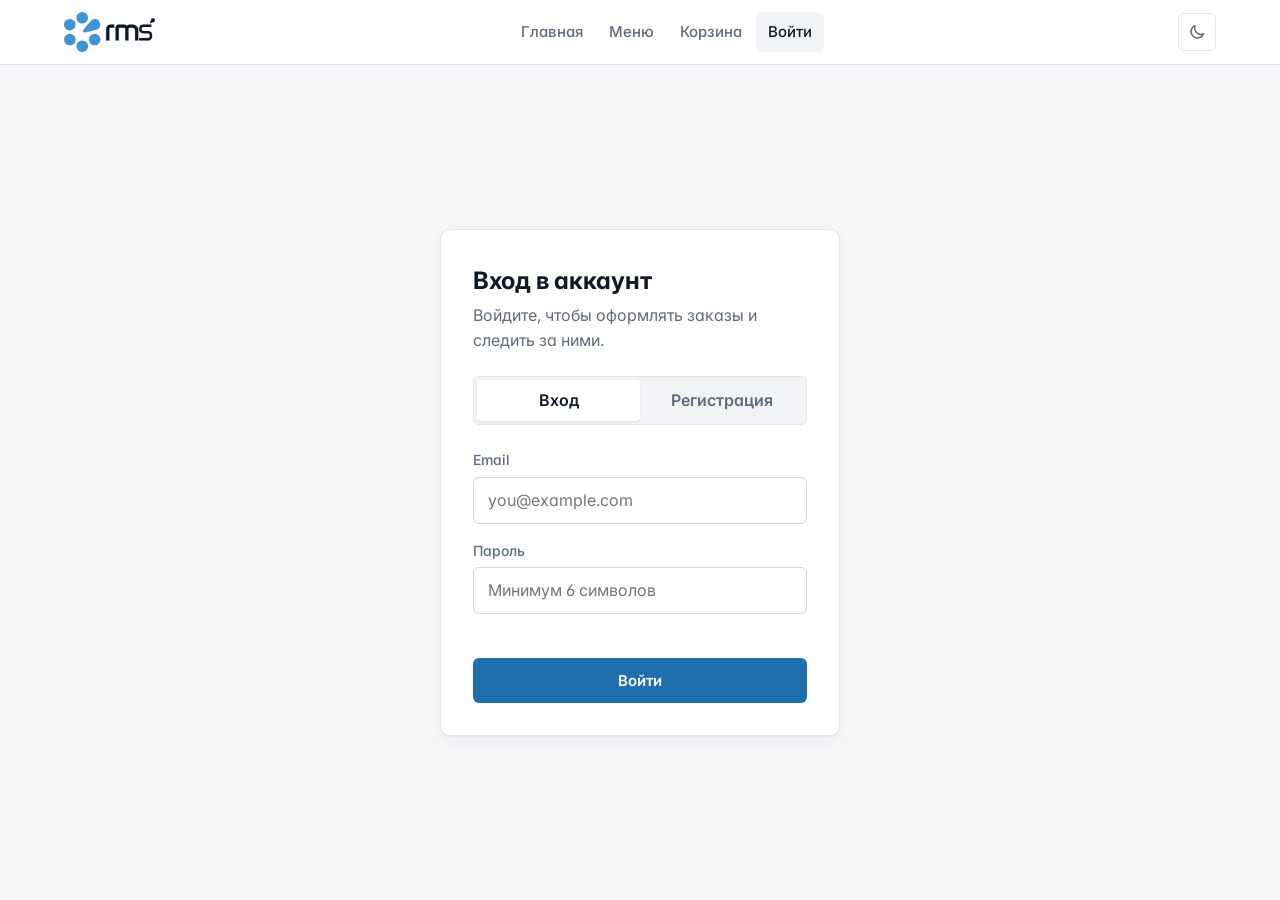
<file: frontend/admin.html>
<!DOCTYPE html>
<html lang="ru">
<head>
  <meta charset="UTF-8">
  <meta name="viewport" content="width=device-width, initial-scale=1.0">
  <title>Панель управления — RMS</title>
  <link rel="icon" href="img/favicon.svg" type="image/svg+xml">
  <link rel="preconnect" href="https://fonts.googleapis.com">
  <link href="https://fonts.googleapis.com/css2?family=Inter:wght@400;500;600;700&display=swap" rel="stylesheet">
  <script>try{var t=localStorage.getItem("rm_theme");if(t==="light"||t==="dark")document.documentElement.dataset.theme=t}catch(e){}</script>
  <link rel="stylesheet" href="css/style.css?v=20261124-excel2">
</head>
<body>
  <header id="site-header"></header>

  <main class="container">
    <div class="admin-layout" id="admin">
      <nav class="admin-side" id="admin-nav"></nav>
      <section class="admin-main" id="section"></section>
    </div>
  </main>

  <footer id="site-footer"></footer>

  <script src="js/app.js?v=20261124-excel2"></script>
  <script src="js/charts.js?v=20261124-excel2"></script>
  <script src="js/admin.js?v=20261124-excel2"></script>
</body>
</html>
</file>
<file: frontend/css/style.css>
/* =========================================================
   Restaurant Management — общий стиль
   Сдержанная корпоративная тема: светлая по умолчанию,
   тёмная — по переключателю. Синий из логотипа — только акцент.
   ========================================================= */

:root {
  color-scheme: light;
  --bg: #f6f7f9;
  --bg-rgb: 246, 247, 249;
  --surface: #ffffff;
  --surface-2: #f1f3f6;
  --surface-3: #e5e8ed;
  --border: #e1e4e9;
  --border-strong: #cdd2da;
  --text: #111827;
  --muted: #5f6b7a;

  --brand: #3f95d2;            /* точки логотипа */
  --accent: #1f6fae;           /* кнопки и ссылки: белый текст на нём читается */
  --accent-rgb: 31, 111, 174;
  --accent-hover: #195c91;
  --accent-soft: rgba(var(--accent-rgb), 0.08);
  --on-accent: #ffffff;
  --accent-text: #1f6fae;
  --code-bg: rgba(17, 24, 39, 0.06);

  /* Графики */
  --chart-1: #2f7fc1;
  --chart-grid: #e8ebf0;
  --chart-axis: #cdd2da;

  --danger: #c62828;
  --success: #1b7f4b;
  --warning: #a35a00;
  --info: #5b4fc4;

  --radius: 8px;
  --radius-sm: 6px;
  --shadow: 0 1px 2px rgba(17, 24, 39, 0.05), 0 4px 16px rgba(17, 24, 39, 0.06);
  --container: 1200px;
  --ease: cubic-bezier(0.2, 0.7, 0.2, 1);
}

/* Тёмная тема — только если её выбрали переключателем */
:root[data-theme="dark"] {
  color-scheme: dark;
  --bg: #0f1216;
  --bg-rgb: 15, 18, 22;
  --surface: #161a20;
  --surface-2: #1c2129;
  --surface-3: #262c35;
  --border: #2a3039;
  --border-strong: #3a424d;
  --text: #e8ebef;
  --muted: #9aa4b1;
  --accent: #4b9fdc;
  --accent-rgb: 75, 159, 220;
  --accent-hover: #64aee3;
  --accent-soft: rgba(var(--accent-rgb), 0.12);
  --on-accent: #0b1520;
  --accent-text: #6fb3e4;
  --code-bg: rgba(0, 0, 0, 0.3);
  --chart-1: #3f95d2;
  --chart-grid: #232933;
  --chart-axis: #36404c;
  --danger: #f06262;
  --success: #3ccf8e;
  --warning: #f0b43c;
  --info: #a99cf5;
  --shadow: 0 1px 2px rgba(0, 0, 0, 0.3), 0 6px 20px rgba(0, 0, 0, 0.3);
}

* { box-sizing: border-box; margin: 0; padding: 0; }

html { scroll-behavior: smooth; }

body {
  font-family: "Inter", system-ui, -apple-system, "Segoe UI", Roboto, sans-serif;
  background: var(--bg);
  color: var(--text);
  line-height: 1.55;
  min-height: 100vh;
  display: flex;
  flex-direction: column;
  -webkit-font-smoothing: antialiased;
  font-feature-settings: "cv11", "ss01";
}

main { flex: 1; }

a { color: inherit; text-decoration: none; }
img { max-width: 100%; display: block; }
button, input, select, textarea { font: inherit; color: inherit; }

.container {
  width: 100%;
  max-width: var(--container);
  margin: 0 auto;
  padding: 0 24px;
}

.muted { color: var(--muted); }
.accent { color: var(--accent-text); }
.hidden { display: none !important; }

/* ---------- Кнопки ---------- */

.btn {
  display: inline-flex;
  align-items: center;
  justify-content: center;
  gap: 8px;
  padding: 10px 18px;
  border-radius: var(--radius-sm);
  border: 1px solid transparent;
  background: var(--accent);
  color: var(--on-accent);
  font-weight: 600;
  font-size: 15px;
  cursor: pointer;
  transition: background 0.15s, border-color 0.15s, color 0.15s;
  white-space: nowrap;
}
.btn:hover { background: var(--accent-hover); }
.btn:focus-visible { outline: 2px solid var(--accent); outline-offset: 2px; }
.btn:disabled { opacity: 0.45; cursor: not-allowed; }

.btn-ghost {
  background: var(--surface);
  color: var(--text);
  border-color: var(--border-strong);
}
.btn-ghost:hover { background: var(--surface-2); }

.btn-danger { background: transparent; color: var(--danger); border-color: currentColor; }
.btn-danger:hover { background: rgba(198, 40, 40, 0.08); }

.btn-sm { padding: 7px 12px; font-size: 14px; }
.btn-block { width: 100%; }

/* ---------- Шапка ---------- */

.site-header {
  position: sticky;
  top: 0;
  z-index: 50;
  background: var(--surface);
  border-bottom: 1px solid var(--border);
}

.header-inner {
  display: flex;
  align-items: center;
  justify-content: space-between;
  height: 64px;
  gap: 16px;
}

.logo {
  display: inline-flex;
  align-items: center;
  color: var(--text);
}
.logo svg { height: 40px; width: auto; display: block; }
.logo-lg { margin-bottom: 12px; }
.logo-lg svg { height: 44px; }
.logo-icon { fill: var(--brand); stroke: var(--brand); stroke-width: 0; }
.logo-icon path { stroke-width: 2; }
/* Точки логотипа крутятся рывками по 60° — только при наведении,
   чтобы шапка оставалась спокойной. */
.logo-spin { transform-box: fill-box; transform-origin: center; }
.logo:hover .logo-spin { animation: logo-spin 1.2s steps(6) infinite; }
@keyframes logo-spin { to { rotate: 360deg; } }

.nav { display: flex; align-items: center; gap: 2px; }

.nav a {
  padding: 8px 12px;
  border-radius: var(--radius-sm);
  color: var(--muted);
  font-weight: 500;
  font-size: 15px;
  transition: color 0.15s, background 0.15s;
}
.nav a:hover { color: var(--text); background: var(--surface-2); }
.nav a.active { color: var(--text); background: var(--surface-2); }

.cart-badge {
  display: inline-grid;
  place-items: center;
  min-width: 20px;
  height: 20px;
  padding: 0 6px;
  margin-left: 6px;
  border-radius: 10px;
  background: var(--accent);
  color: var(--on-accent);
  font-size: 12px;
  font-weight: 700;
}
.cart-badge.bump { animation: bump 0.3s var(--ease); }

.burger {
  display: none;
  width: 38px;
  height: 38px;
  border-radius: var(--radius-sm);
  border: 1px solid var(--border);
  background: var(--surface);
  cursor: pointer;
  font-size: 18px;
}

/* ---------- Первый экран ---------- */

.hero {
  padding: 64px 0 56px;
  background: var(--surface);
  border-bottom: 1px solid var(--border);
}
.hero-inner {
  display: grid;
  grid-template-columns: 1fr 1fr;
  gap: 56px;
  align-items: center;
}
.eyebrow {
  display: block;
  color: var(--accent-text);
  font-weight: 600;
  font-size: 14px;
  letter-spacing: 0.02em;
  margin-bottom: 14px;
}
.hero h1 {
  font-size: clamp(32px, 4.4vw, 48px);
  line-height: 1.12;
  letter-spacing: -0.025em;
  font-weight: 700;
  margin-bottom: 18px;
}
.hero p.lead {
  font-size: 18px;
  color: var(--muted);
  max-width: 500px;
  margin-bottom: 28px;
}
.hero-actions { display: flex; gap: 12px; flex-wrap: wrap; }

.hero-facts {
  display: flex;
  gap: 0;
  margin-top: 40px;
  border-top: 1px solid var(--border);
  padding-top: 20px;
  flex-wrap: wrap;
}
.hero-facts > div { padding-right: 28px; margin-right: 28px; border-right: 1px solid var(--border); }
.hero-facts > div:last-child { border-right: 0; margin-right: 0; padding-right: 0; }
.hero-facts strong { display: block; font-size: 22px; font-weight: 700; }
.hero-facts span { color: var(--muted); font-size: 14px; }

.hero-gallery {
  display: grid;
  grid-template-columns: 1.25fr 1fr;
  grid-template-rows: 1fr 1fr;
  gap: 12px;
  aspect-ratio: 5 / 4;
}
.hero-gallery img {
  width: 100%;
  height: 100%;
  object-fit: cover;
  border-radius: var(--radius);
  background: var(--surface-2);
}
.hero-gallery img:first-child { grid-row: span 2; }

/* ---------- Секции ---------- */

.section { padding: 56px 0; }
.section-head {
  display: flex;
  align-items: end;
  justify-content: space-between;
  gap: 16px;
  margin-bottom: 24px;
  flex-wrap: wrap;
}
.section-head h2 { font-size: clamp(22px, 3vw, 28px); letter-spacing: -0.02em; font-weight: 700; }
.section-head p { color: var(--muted); margin-top: 2px; }

.page-title { padding: 40px 0 4px; }
.page-title h1 { font-size: clamp(28px, 4vw, 36px); letter-spacing: -0.02em; font-weight: 700; }
.page-title p { color: var(--muted); margin-top: 4px; }

/* ---------- Категории ---------- */

.category-grid {
  display: grid;
  grid-template-columns: repeat(auto-fill, minmax(140px, 1fr));
  gap: 16px;
}
.category-tile {
  border-radius: var(--radius);
  background: var(--surface);
  border: 1px solid var(--border);
  overflow: hidden;
  display: flex;
  flex-direction: column;
  transition: border-color 0.15s, box-shadow 0.15s;
}
.category-tile:hover { border-color: var(--border-strong); box-shadow: var(--shadow); }
.category-tile .thumb { aspect-ratio: 16 / 10; background: var(--surface-2); }
.category-tile .thumb img { width: 100%; height: 100%; object-fit: cover; }
.category-tile .body { padding: 12px 14px 14px; display: flex; flex-direction: column; gap: 2px; }
.category-tile strong { font-size: 16px; font-weight: 600; }
.category-tile span { color: var(--muted); font-size: 14px; }

.chips { display: flex; gap: 8px; flex-wrap: wrap; }
.chip {
  padding: 7px 14px;
  border-radius: var(--radius-sm);
  border: 1px solid var(--border);
  background: var(--surface);
  color: var(--muted);
  font-weight: 500;
  font-size: 14px;
  cursor: pointer;
  transition: color 0.15s, border-color 0.15s, background 0.15s;
}
.chip:hover { color: var(--text); border-color: var(--border-strong); }
.chip.active { background: var(--text); border-color: var(--text); color: var(--surface); }

/* ---------- Карточки блюд ---------- */

.dish-grid {
  display: grid;
  grid-template-columns: repeat(auto-fill, minmax(250px, 1fr));
  gap: 20px;
}

.dish-card {
  display: flex;
  flex-direction: column;
  border-radius: var(--radius);
  background: var(--surface);
  border: 1px solid var(--border);
  overflow: hidden;
  transition: border-color 0.15s, box-shadow 0.15s;
}
.dish-card:hover { border-color: var(--border-strong); box-shadow: var(--shadow); }

.dish-media {
  position: relative;
  aspect-ratio: 4 / 3;
  display: grid;
  place-items: center;
  background: var(--surface-2);
  overflow: hidden;
}
.dish-media img { width: 100%; height: 100%; object-fit: cover; transition: transform 0.4s var(--ease); }
.dish-card:hover .dish-media img { transform: scale(1.03); }
/* Заглушка, пока у блюда нет фото */
.dish-ph { color: var(--muted); font-size: 14px; font-weight: 500; }

.tag {
  position: absolute;
  top: 10px;
  left: 10px;
  padding: 3px 8px;
  border-radius: 4px;
  font-size: 12px;
  font-weight: 600;
  background: var(--surface);
  border: 1px solid var(--border);
}
.tag.off { color: var(--danger); }

.dish-body {
  padding: 16px;
  display: flex;
  flex-direction: column;
  gap: 6px;
  flex: 1;
}
.dish-body .cat { font-size: 12px; color: var(--muted); font-weight: 600; text-transform: uppercase; letter-spacing: 0.05em; }
.dish-body h3 { font-size: 17px; font-weight: 600; }
.dish-body h3 a:hover { color: var(--accent-text); }
.dish-body p {
  color: var(--muted);
  font-size: 14px;
  display: -webkit-box;
  -webkit-line-clamp: 2;
  -webkit-box-orient: vertical;
  overflow: hidden;
}
.dish-foot {
  display: flex;
  align-items: center;
  justify-content: space-between;
  margin-top: auto;
  padding-top: 10px;
  gap: 10px;
}
.price { font-size: 18px; font-weight: 700; font-variant-numeric: tabular-nums; }

/* ---------- Меню ---------- */

.toolbar {
  display: flex;
  gap: 16px;
  align-items: center;
  justify-content: space-between;
  flex-wrap: wrap;
  margin: 20px 0 24px;
}
.search {
  position: relative;
  flex: 0 1 300px;
}
.search input { padding-left: 38px; }
.search::before {
  content: "";
  position: absolute;
  left: 13px;
  top: 50%;
  width: 16px;
  height: 16px;
  transform: translateY(-50%);
  background: var(--muted);
  -webkit-mask: url("data:image/svg+xml,%3Csvg xmlns='http://www.w3.org/2000/svg' viewBox='0 0 24 24' fill='none' stroke='black' stroke-width='2.2' stroke-linecap='round'%3E%3Ccircle cx='11' cy='11' r='7'/%3E%3Cpath d='M20 20l-3.5-3.5'/%3E%3C/svg%3E") center / contain no-repeat;
  mask: url("data:image/svg+xml,%3Csvg xmlns='http://www.w3.org/2000/svg' viewBox='0 0 24 24' fill='none' stroke='black' stroke-width='2.2' stroke-linecap='round'%3E%3Ccircle cx='11' cy='11' r='7'/%3E%3Cpath d='M20 20l-3.5-3.5'/%3E%3C/svg%3E") center / contain no-repeat;
  pointer-events: none;
}

/* ---------- Формы ---------- */

.field { display: flex; flex-direction: column; gap: 6px; margin-bottom: 16px; }
.field label { font-size: 14px; font-weight: 500; color: var(--muted); }

.input {
  width: 100%;
  padding: 10px 14px;
  border-radius: var(--radius-sm);
  border: 1px solid var(--border-strong);
  background: var(--surface);
  outline: none;
  transition: border-color 0.15s, box-shadow 0.15s;
}
.input:focus { border-color: var(--accent); box-shadow: 0 0 0 3px var(--accent-soft); }

.form-error {
  color: var(--danger);
  font-size: 14px;
  min-height: 20px;
  margin-bottom: 8px;
}

/* ---------- Авторизация ---------- */

.auth-wrap {
  display: grid;
  place-items: center;
  padding: 56px 20px;
}
.auth-card {
  width: 100%;
  max-width: 400px;
  padding: 32px;
  border-radius: 10px;
  background: var(--surface);
  border: 1px solid var(--border);
  box-shadow: var(--shadow);
}
.auth-card h1 { font-size: 24px; font-weight: 700; margin-bottom: 4px; }
.auth-card > p { color: var(--muted); margin-bottom: 24px; }

/* Переключатель «Вход / Регистрация» — сегментированный контрол */
.tabs {
  display: grid;
  grid-template-columns: 1fr 1fr;
  padding: 3px;
  border-radius: var(--radius-sm);
  background: var(--surface-2);
  border: 1px solid var(--border);
  margin-bottom: 24px;
}
.tabs button {
  padding: 8px;
  border: 0;
  border-radius: 4px;
  background: transparent;
  color: var(--muted);
  font-weight: 600;
  cursor: pointer;
  transition: background 0.15s, color 0.15s;
}
.tabs button.active { background: var(--surface); color: var(--text); box-shadow: 0 1px 2px rgba(17, 24, 39, 0.1); }

/* ---------- Страница блюда ---------- */

.dish-page {
  display: grid;
  grid-template-columns: 1.1fr 1fr;
  gap: 48px;
  padding: 40px 0 56px;
  align-items: center;
}
.dish-page .dish-media {
  border-radius: 10px;
  aspect-ratio: 4 / 3;
  border: 1px solid var(--border);
}
.dish-info .cat { color: var(--muted); font-weight: 600; font-size: 13px; text-transform: uppercase; letter-spacing: 0.05em; margin-bottom: 8px; }
.dish-info h1 { font-size: clamp(28px, 4vw, 40px); font-weight: 700; letter-spacing: -0.02em; line-height: 1.15; margin-bottom: 14px; }
.dish-info .desc { color: var(--muted); font-size: 17px; margin-bottom: 24px; }
.dish-info .price { font-size: 28px; display: block; margin-bottom: 24px; }
.buy-row { display: flex; gap: 12px; align-items: center; flex-wrap: wrap; }
.back-link { display: inline-block; margin-top: 24px; color: var(--muted); font-size: 15px; }
.back-link:hover { color: var(--accent-text); }

.qty {
  display: inline-flex;
  align-items: center;
  border: 1px solid var(--border-strong);
  border-radius: var(--radius-sm);
  background: var(--surface);
}
.qty button {
  width: 36px;
  height: 36px;
  border: 0;
  background: transparent;
  cursor: pointer;
  font-size: 17px;
  font-weight: 600;
  border-radius: 4px;
  transition: background 0.15s, color 0.15s;
}
.qty button:hover { background: var(--surface-2); color: var(--accent-text); }
.qty span { min-width: 30px; text-align: center; font-weight: 600; font-variant-numeric: tabular-nums; }

/* ---------- Корзина ---------- */

.cart-layout {
  display: grid;
  grid-template-columns: 1fr 340px;
  gap: 24px;
  align-items: start;
  padding: 24px 0 56px;
}
.cart-list {
  display: flex;
  flex-direction: column;
  border-radius: var(--radius);
  background: var(--surface);
  border: 1px solid var(--border);
}
.cart-row {
  display: grid;
  grid-template-columns: 72px 1fr auto auto auto;
  align-items: center;
  gap: 18px;
  padding: 14px 18px;
  border-bottom: 1px solid var(--border);
}
.cart-row:last-child { border-bottom: 0; }
.cart-row .thumb {
  width: 72px;
  height: 54px;
  border-radius: var(--radius-sm);
  background: var(--surface-2);
  display: grid;
  place-items: center;
  overflow: hidden;
  color: var(--muted);
  font-weight: 600;
}
.cart-row .thumb img { width: 100%; height: 100%; object-fit: cover; }
.cart-row .name { font-weight: 600; }
.cart-row .unit { color: var(--muted); font-size: 14px; }
.cart-row .sum { font-weight: 700; min-width: 90px; text-align: right; font-variant-numeric: tabular-nums; }
.icon-btn {
  width: 32px;
  height: 32px;
  border-radius: var(--radius-sm);
  border: 1px solid var(--border);
  background: transparent;
  cursor: pointer;
  color: var(--muted);
  transition: color 0.15s, border-color 0.15s;
}
.icon-btn:hover { color: var(--danger); border-color: var(--danger); }

.summary {
  position: sticky;
  top: 84px;
  padding: 24px;
  border-radius: var(--radius);
  background: var(--surface);
  border: 1px solid var(--border);
}
.summary h3 { margin-bottom: 16px; font-size: 18px; font-weight: 600; }
.summary-line { display: flex; justify-content: space-between; color: var(--muted); margin-bottom: 10px; }
.summary-total {
  display: flex;
  justify-content: space-between;
  font-size: 20px;
  font-weight: 700;
  border-top: 1px solid var(--border);
  padding-top: 16px;
  margin: 16px 0 20px;
}

/* Промокод в корзине */
.summary-line.discount { color: var(--success); }
.promo { margin: -4px 0 16px; }
.promo-form { display: flex; gap: 8px; }
.promo-form .input { flex: 1; min-width: 0; text-transform: uppercase; }
.promo-form .input::placeholder { text-transform: none; }
.promo-applied {
  display: flex;
  align-items: center;
  justify-content: space-between;
  gap: 10px;
  padding: 8px 8px 8px 12px;
  border-radius: var(--radius-sm);
  background: var(--accent-soft);
  font-size: 14px;
}
.promo-msg { font-size: 13px; color: var(--muted); margin-top: 8px; }
.promo-msg.error { color: var(--danger); }

/* ---------- Пустые состояния / заметки ---------- */

.empty {
  text-align: center;
  padding: 56px 20px;
  border-radius: var(--radius);
  border: 1px dashed var(--border-strong);
  color: var(--muted);
  background: var(--surface);
}
.empty .big { display: none; } /* без эмодзи-иллюстраций */
.empty h3 { color: var(--text); margin-bottom: 6px; font-weight: 600; }
.empty .btn { margin-top: 20px; }

.note {
  display: flex;
  gap: 12px;
  align-items: flex-start;
  padding: 12px 16px;
  border-radius: var(--radius-sm);
  background: var(--accent-soft);
  border: 1px solid rgba(var(--accent-rgb), 0.25);
  border-left: 3px solid var(--accent);
  color: var(--text);
  font-size: 14px;
  margin-bottom: 24px;
}
.note > span:first-child:not(:only-child) { display: none; } /* иконка-эмодзи */
.note code {
  background: var(--code-bg);
  padding: 1px 6px;
  border-radius: 4px;
  font-size: 13px;
}

/* ---------- Профиль / заказы ---------- */

.profile-head {
  display: flex;
  align-items: center;
  gap: 20px;
  padding: 24px;
  border-radius: var(--radius);
  background: var(--surface);
  border: 1px solid var(--border);
  margin: 24px 0 28px;
  flex-wrap: wrap;
}
.avatar {
  width: 64px;
  height: 64px;
  border-radius: 50%;
  display: grid;
  place-items: center;
  font-size: 24px;
  font-weight: 700;
  background: var(--accent-soft);
  color: var(--accent-text);
}
.profile-head .who { flex: 1; min-width: 180px; }
.profile-head h2 { font-size: 22px; font-weight: 700; }

.role-badge {
  display: inline-block;
  padding: 2px 8px;
  border-radius: 4px;
  font-size: 12px;
  font-weight: 600;
  text-transform: uppercase;
  letter-spacing: 0.04em;
  background: var(--surface-2);
  border: 1px solid var(--border);
  color: var(--muted);
  margin-top: 6px;
}
.role-badge.admin { background: var(--accent-soft); color: var(--accent-text); border-color: transparent; }

.order-card {
  padding: 20px;
  border-radius: var(--radius);
  background: var(--surface);
  border: 1px solid var(--border);
  margin-bottom: 12px;
}
.order-top { display: flex; justify-content: space-between; gap: 12px; flex-wrap: wrap; margin-bottom: 10px; }
.order-top strong { font-size: 17px; }
.order-items { color: var(--muted); font-size: 14px; margin-bottom: 16px; }

.status {
  display: inline-flex;
  align-items: center;
  gap: 6px;
  padding: 3px 10px;
  border-radius: 4px;
  font-size: 13px;
  font-weight: 600;
  background: var(--surface-2);
}
.status::before { content: ""; width: 7px; height: 7px; border-radius: 50%; background: currentColor; }
.status.pending { color: var(--warning); }
.status.confirmed { color: var(--info); }
.status.preparing { color: var(--accent-text); }
.status.ready { color: var(--success); }
.status.completed { color: var(--muted); }
.status.cancelled { color: var(--danger); }

.timeline { display: flex; gap: 4px; }
.timeline div {
  flex: 1;
  height: 4px;
  border-radius: 2px;
  background: var(--surface-3);
}
.timeline div.done { background: var(--accent); }
.timeline-labels {
  display: flex;
  justify-content: space-between;
  font-size: 12px;
  color: var(--muted);
  margin-top: 6px;
}

/* ---------- Админка ---------- */

.admin-layout {
  display: grid;
  grid-template-columns: 220px 1fr;
  gap: 28px;
  padding: 28px 0 56px;
  align-items: start;
}
.admin-side {
  position: sticky;
  top: 84px;
  padding: 8px;
  border-radius: var(--radius);
  background: var(--surface);
  border: 1px solid var(--border);
}
.admin-side .side-title {
  font-size: 12px;
  font-weight: 600;
  letter-spacing: 0.06em;
  text-transform: uppercase;
  color: var(--muted);
  padding: 8px 10px 10px;
}
.admin-side a {
  display: flex;
  align-items: center;
  gap: 10px;
  padding: 8px 10px;
  border-radius: var(--radius-sm);
  color: var(--muted);
  font-weight: 500;
  font-size: 15px;
  transition: background 0.15s, color 0.15s;
}
.admin-side a:hover { background: var(--surface-2); color: var(--text); }
.admin-side a.active { background: var(--accent-soft); color: var(--accent-text); font-weight: 600; }

/* min-width: 0 — иначе широкая таблица растягивает колонку grid шире экрана */
.admin-main { min-width: 0; }
.admin-main h2 { font-size: 24px; font-weight: 700; letter-spacing: -0.01em; margin-bottom: 20px; }

.stats {
  display: grid;
  grid-template-columns: repeat(auto-fit, minmax(190px, 1fr));
  gap: 16px;
  margin-bottom: 24px;
}
.stat {
  padding: 18px 20px;
  border-radius: var(--radius);
  background: var(--surface);
  border: 1px solid var(--border);
}
.stat span { color: var(--muted); font-size: 14px; }
.stat strong { display: block; font-size: clamp(22px, 2.4vw, 28px); font-weight: 700; margin-top: 4px; white-space: nowrap; font-variant-numeric: tabular-nums; }
.stat small { color: var(--muted); font-size: 12px; }

.panel {
  padding: 20px 22px;
  border-radius: var(--radius);
  background: var(--surface);
  border: 1px solid var(--border);
  margin-bottom: 20px;
}
.panel h3 { margin-bottom: 14px; font-size: 17px; font-weight: 600; }

.inline-form { display: flex; gap: 10px; flex-wrap: wrap; }
.inline-form .input { flex: 1; min-width: 200px; }

.table-wrap { overflow-x: auto; }
table { width: 100%; border-collapse: collapse; }
th, td { padding: 11px 14px; text-align: left; border-bottom: 1px solid var(--border); }
th { font-size: 12px; color: var(--muted); font-weight: 600; text-transform: uppercase; letter-spacing: 0.05em; background: var(--surface-2); }
tr:last-child td { border-bottom: 0; }
td .input { padding: 7px 10px; }
td.actions { display: flex; gap: 8px; justify-content: flex-end; }

.flow {
  display: flex;
  align-items: center;
  gap: 8px;
  flex-wrap: wrap;
}
.flow .status { font-size: 14px; padding: 7px 12px; }
.flow .arrow { color: var(--muted); }

/* ---------- Аналитика и графики ---------- */

.filters { display: flex; gap: 8px; align-items: center; flex-wrap: wrap; margin-bottom: 20px; }
.filters .label { color: var(--muted); font-size: 14px; margin-right: 4px; }

.chart { position: relative; width: 100%; }
.chart svg { display: block; max-width: 100%; height: auto; overflow: visible; }
.chart .grid { stroke: var(--chart-grid); stroke-width: 1; }
.chart .axis { stroke: var(--chart-axis); stroke-width: 1; }
.chart .tick { fill: var(--muted); font-size: 11px; font-variant-numeric: tabular-nums; }
.chart .axis-title { fill: var(--muted); font-size: 12px; }
.chart .direct-label { fill: var(--text); font-size: 12px; font-weight: 600; }
.chart .bar { fill: var(--chart-1); transition: opacity 0.15s; }
.chart .bar.active { fill: var(--accent-hover); }
.chart .hit { fill: transparent; cursor: crosshair; outline: none; }
.chart .cell { outline: none; transition: stroke 0.15s; }
.chart .cell.active, .chart .cell:focus { stroke: var(--text); stroke-width: 1.5; }
.chart .threshold { stroke: var(--chart-axis); stroke-width: 1; }
.chart .quadrant-label { fill: var(--muted); font-size: 12px; font-weight: 600; }
.chart .dot { cursor: pointer; outline: none; }
.chart .dot .hit { fill: transparent; }
.chart .dot-mark { fill: var(--chart-1); stroke: var(--surface); stroke-width: 2; transition: r 0.15s; }
.chart .dot.active .dot-mark, .chart .dot:focus .dot-mark { r: 7; fill: var(--accent-hover); }
.chart .dot-label { fill: var(--text); font-size: 11.5px; pointer-events: none; }

.chart .fc-actual { fill: none; stroke: var(--chart-1); stroke-width: 2; stroke-linejoin: round; stroke-linecap: round; }
.chart .fc-line { fill: none; stroke: var(--chart-1); stroke-width: 2; stroke-dasharray: 5 4; stroke-linejoin: round; stroke-linecap: round; }
.chart .fc-band { fill: var(--chart-1); opacity: 0.12; }
.chart .crosshair { stroke: var(--muted); stroke-width: 1; }

.chart-legend { display: flex; gap: 18px; flex-wrap: wrap; margin-top: 10px; font-size: 13px; color: var(--muted); }
.chart-legend > span { display: inline-flex; align-items: center; gap: 8px; }
.chart-legend i { display: inline-block; width: 18px; height: 0; border-top: 2px solid var(--chart-1); }
.chart-legend i.key-forecast { border-top-style: dashed; }
.chart-legend i.key-band { height: 10px; border: 0; border-radius: 2px; background: var(--chart-1); opacity: 0.25; }

.chart-tip {
  position: absolute;
  z-index: 5;
  pointer-events: none;
  min-width: 140px;
  padding: 10px 12px;
  border-radius: var(--radius-sm);
  background: var(--surface);
  border: 1px solid var(--border);
  box-shadow: var(--shadow);
  font-size: 13px;
}
.chart-tip-title { color: var(--muted); margin-bottom: 4px; }
.chart-tip-row { display: flex; gap: 8px; align-items: baseline; }
.chart-tip-row strong { font-size: 15px; }
.chart-tip-row span { color: var(--muted); }

.heat-legend { display: flex; align-items: center; gap: 10px; margin-top: 10px; font-size: 12px; color: var(--muted); }
.heat-legend-bar { width: 160px; height: 8px; border-radius: 2px; }

.stat .delta { display: inline-flex; align-items: center; gap: 4px; font-size: 13px; font-weight: 600; margin-top: 6px; }
.stat .delta.up { color: var(--success); }
.stat .delta.down { color: var(--danger); }
.stat .delta.flat { color: var(--muted); }

.grid-2 { display: grid; grid-template-columns: repeat(auto-fit, minmax(min(100%, 420px), 1fr)); gap: 20px; }
.grid-2 > * { min-width: 0; }

.recs { display: flex; flex-direction: column; gap: 8px; }
.rec {
  padding: 12px 16px;
  border-radius: var(--radius-sm);
  background: var(--surface);
  border: 1px solid var(--border);
  border-left: 3px solid var(--accent);
}
.rec .rec-icon { display: none; } /* без эмодзи: тип рекомендации уже подписан */
.rec h4 { font-size: 15px; font-weight: 600; margin-bottom: 2px; }
.rec p { color: var(--muted); font-size: 14px; }
.rec .rec-type { font-size: 11px; font-weight: 600; letter-spacing: 0.06em; text-transform: uppercase; color: var(--accent-text); }

.class-badge {
  display: inline-flex;
  gap: 6px;
  align-items: center;
  padding: 2px 8px;
  border-radius: 4px;
  background: var(--surface-2);
  border: 1px solid var(--border);
  font-size: 13px;
  font-weight: 600;
  white-space: nowrap;
}
.advice { color: var(--muted); font-size: 13px; min-width: 260px; max-width: 420px; }

.meter { position: relative; height: 6px; border-radius: 3px; background: var(--surface-3); min-width: 80px; }
.meter > div { position: absolute; inset: 0 auto 0 0; border-radius: 3px; background: var(--chart-1); }

.num { text-align: right; font-variant-numeric: tabular-nums; white-space: nowrap; }

/* ---------- Очередь заказов для персонала ---------- */

.board { display: grid; grid-template-columns: repeat(auto-fill, minmax(260px, 1fr)); gap: 14px; }
.ticket {
  padding: 16px;
  border-radius: var(--radius);
  background: var(--surface);
  border: 1px solid var(--border);
  display: flex;
  flex-direction: column;
  gap: 10px;
}
.ticket-head { display: flex; justify-content: space-between; align-items: center; gap: 8px; }
.ticket-head strong { font-size: 17px; }
.ticket ul { list-style: none; font-size: 14px; }
.ticket li { display: flex; justify-content: space-between; padding: 3px 0; border-bottom: 1px dashed var(--border); }
.ticket li:last-child { border-bottom: 0; }
.ticket .meta { color: var(--muted); font-size: 13px; display: flex; justify-content: space-between; }
.ticket .actions { display: flex; gap: 8px; flex-wrap: wrap; }

/* ---------- Склад ---------- */

.stock-badge { display: inline-flex; align-items: center; gap: 6px; font-size: 13px; font-weight: 600; white-space: nowrap; }
.stock-badge.critical { color: var(--danger); }
.stock-badge.low { color: var(--warning); }
.stock-badge.ok { color: var(--success); }
.stock-badge.unused { color: var(--muted); }
.stock-input { width: 110px; padding: 6px 10px; text-align: right; }
.warn { color: var(--warning); font-size: 12px; }
.lp-formula {
  font-family: ui-monospace, "SF Mono", Menlo, monospace;
  font-size: 13px;
  line-height: 1.8;
  padding: 14px 16px;
  border-radius: var(--radius-sm);
  background: var(--surface-2);
  border: 1px solid var(--border);
  overflow-x: auto;
  white-space: pre;
}

/* ---------- ИИ-ассистент ---------- */

.chat {
  display: flex;
  flex-direction: column;
  height: min(70vh, 720px);
  border-radius: var(--radius);
  background: var(--surface);
  border: 1px solid var(--border);
  overflow: hidden;
}
.chat-log { flex: 1; overflow-y: auto; padding: 20px; display: flex; flex-direction: column; gap: 14px; }
.msg { max-width: 82%; padding: 11px 15px; border-radius: 10px; line-height: 1.6; }
.msg.user { align-self: flex-end; background: var(--accent); color: var(--on-accent); border-bottom-right-radius: 3px; white-space: pre-wrap; }
.msg.bot { align-self: flex-start; background: var(--surface-2); border: 1px solid var(--border); border-bottom-left-radius: 3px; }
.msg.bot p { margin: 0 0 8px; }
.msg.bot p:last-child, .msg.bot ul:last-child { margin-bottom: 0; }
.msg.bot ul { margin: 0 0 8px 18px; }
.msg.bot li { margin: 2px 0; }
.msg.error { border-color: currentColor; color: var(--danger); }
.msg-sources { display: flex; flex-wrap: wrap; gap: 6px; margin-top: 10px; padding-top: 10px; border-top: 1px solid var(--border); font-size: 12px; color: var(--muted); }
.msg-sources span { padding: 2px 8px; border-radius: 4px; background: var(--surface-3); }
.typing { display: inline-flex; gap: 4px; align-items: center; }
.typing i { width: 7px; height: 7px; border-radius: 50%; background: var(--muted); animation: blink 1.2s infinite; }
.typing i:nth-child(2) { animation-delay: 0.2s; }
.typing i:nth-child(3) { animation-delay: 0.4s; }
@keyframes blink { 0%, 80%, 100% { opacity: 0.25; } 40% { opacity: 1; } }
.chat-empty { margin: auto; text-align: center; max-width: 520px; color: var(--muted); }
.chat-empty .big { display: none; }
.chat-empty h3 { color: var(--text); margin-bottom: 6px; font-weight: 600; }
.suggestions { display: flex; flex-wrap: wrap; gap: 8px; justify-content: center; margin-top: 18px; }
.suggestions .chip { font-size: 14px; text-align: left; }
.chat-form { display: flex; gap: 10px; padding: 14px; border-top: 1px solid var(--border); background: var(--surface); }
.chat-form textarea { flex: 1; resize: none; min-height: 44px; max-height: 160px; }

/* ---------- Telegram в личном кабинете ---------- */

.tg-card {
  display: flex;
  align-items: center;
  gap: 16px;
  padding: 18px 20px;
  margin: -8px 0 28px;
  border-radius: var(--radius);
  background: var(--surface);
  border: 1px solid var(--border);
  flex-wrap: wrap;
}
.tg-icon { display: none; }
.tg-text { flex: 1; min-width: 200px; display: flex; flex-direction: column; gap: 2px; }
.tg-text span { color: var(--muted); font-size: 14px; }

/* ---------- Техкарты ---------- */

.recipe-badge { font-size: 13px; font-weight: 600; white-space: nowrap; }
.recipe-badge.ok { color: var(--success); }
.recipe-badge.missing { color: var(--warning); }
a.recipe-badge:hover { text-decoration: underline; }
.recipe-editor { border-color: var(--accent); }
.recipe-editor select.input { min-width: 240px; }
.recipe-summary {
  display: grid;
  grid-template-columns: repeat(auto-fit, minmax(170px, 1fr));
  gap: 12px;
  padding: 14px 16px;
  border-radius: var(--radius-sm);
  background: var(--surface-2);
}
.recipe-summary > div { display: flex; flex-direction: column; gap: 2px; }
.recipe-summary span { font-size: 13px; }
.recipe-summary strong { font-size: 20px; }

/* ---------- Ссылки на Telegram-бота ---------- */

.tg-link { color: var(--accent-text); font-weight: 600; }
.tg-link:hover { text-decoration: underline; }

.tg-promo {
  display: flex;
  align-items: center;
  gap: 24px;
  padding: 24px 28px;
  border-radius: var(--radius);
  border: 1px solid var(--border);
  border-left: 3px solid var(--accent);
  background: var(--surface);
  flex-wrap: wrap;
}
.tg-promo-text { flex: 1; min-width: 240px; }
.tg-promo-text h2 { font-size: clamp(20px, 2.6vw, 24px); font-weight: 700; letter-spacing: -0.01em; margin-bottom: 4px; }
.tg-promo-text p { color: var(--muted); }
.tg-promo-actions { display: flex; gap: 10px; flex-wrap: wrap; }

/* ---------- Форма блюда ---------- */

.form-grid { display: grid; grid-template-columns: 1fr 1fr; gap: 0 16px; }
.form-grid .full { grid-column: 1 / -1; }
.checkbox { display: flex; align-items: center; gap: 10px; font-weight: 500; cursor: pointer; }
.checkbox input { width: 18px; height: 18px; accent-color: var(--accent); }
select.input { appearance: none; cursor: pointer; }
textarea.input { resize: vertical; min-height: 70px; }

.switch {
  position: relative;
  width: 38px;
  height: 22px;
  border-radius: 11px;
  border: 0;
  background: var(--surface-3);
  cursor: pointer;
  transition: background 0.15s;
}
.switch::after {
  content: "";
  position: absolute;
  top: 3px;
  left: 3px;
  width: 16px;
  height: 16px;
  border-radius: 50%;
  background: var(--surface);
  box-shadow: 0 1px 2px rgba(0, 0, 0, 0.25);
  transition: transform 0.15s var(--ease);
}
.switch.on { background: var(--accent); }
.switch.on::after { transform: translateX(16px); }

/* ---------- Преимущества / футер ---------- */

.features {
  display: grid;
  grid-template-columns: repeat(auto-fit, minmax(240px, 1fr));
  gap: 32px;
}
.feature { border-top: 2px solid var(--text); padding-top: 18px; }
.feature h3 { margin-bottom: 6px; font-size: 17px; font-weight: 600; }
.feature p { color: var(--muted); font-size: 15px; }

.site-footer {
  border-top: 1px solid var(--border);
  background: var(--surface);
  padding: 40px 0;
  margin-top: 40px;
  color: var(--muted);
  font-size: 14px;
}
.footer-inner {
  display: grid;
  grid-template-columns: 1.4fr 1fr 1fr;
  gap: 32px;
}
.footer-inner h4 { color: var(--text); margin-bottom: 10px; font-weight: 600; }
.footer-inner p { margin-bottom: 4px; }

/* ---------- Тосты ---------- */

.toasts {
  position: fixed;
  right: 20px;
  bottom: 20px;
  z-index: 100;
  display: flex;
  flex-direction: column;
  gap: 8px;
}
.toast {
  padding: 12px 16px;
  border-radius: var(--radius-sm);
  background: var(--surface);
  border: 1px solid var(--border);
  border-left: 3px solid var(--accent);
  box-shadow: var(--shadow);
  max-width: 340px;
  font-size: 15px;
  animation: slide-in 0.25s var(--ease) both;
}
.toast.error { border-left-color: var(--danger); }
.toast.success { border-left-color: var(--success); }
.toast.out { animation: slide-out 0.2s var(--ease) forwards; }

/* ---------- Скелетон загрузки ---------- */

.skeleton {
  border-radius: var(--radius);
  background: linear-gradient(90deg, var(--surface) 25%, var(--surface-2) 50%, var(--surface) 75%);
  background-size: 200% 100%;
  animation: shimmer 1.2s infinite;
  height: 320px;
  border: 1px solid var(--border);
}

/* ---------- Переключатель темы ---------- */

.theme-toggle {
  position: relative;
  width: 38px;
  height: 38px;
  border-radius: var(--radius-sm);
  border: 1px solid var(--border);
  background: var(--surface);
  color: var(--muted);
  cursor: pointer;
  display: grid;
  place-items: center;
  overflow: hidden;
  transition: background 0.15s, color 0.15s;
}
.theme-toggle:hover { background: var(--surface-2); color: var(--text); }
.theme-toggle svg {
  position: absolute;
  width: 18px;
  height: 18px;
  transition: transform 0.4s var(--ease), opacity 0.25s;
}
/* В светлой теме видна луна (нажать — станет темно), в тёмной — солнце */
.theme-toggle .sun { transform: translateY(26px); opacity: 0; }
.theme-toggle .moon { transform: none; opacity: 1; }
:root[data-theme="dark"] .theme-toggle .sun { transform: none; opacity: 1; }
:root[data-theme="dark"] .theme-toggle .moon { transform: translateY(-26px); opacity: 0; }
.header-actions { display: flex; align-items: center; gap: 8px; }

/* Смена темы — короткое плавное перетекание цветов */
.theme-fade, .theme-fade * { transition: background-color 0.25s, color 0.25s, border-color 0.25s, fill 0.25s !important; }

/* ---------- Пасхалка «six seven» (заказ ровно на 67 ₸) ---------- */

.six-seven {
  position: fixed;
  inset: 0;
  z-index: 200;
  display: grid;
  place-items: center;
  padding: 24px;
  background: rgba(10, 12, 16, 0.9);
  color: #ffffff;
  text-align: center;
  cursor: pointer;
  animation: ss-in 0.25s ease both;
}
.six-seven.out { animation: ss-out 0.3s ease forwards; }
.ss-stage { display: flex; flex-direction: column; align-items: center; gap: 12px; }
.ss-nums {
  display: flex;
  gap: clamp(32px, 8vw, 120px);
  font-size: clamp(120px, 26vw, 320px);
  font-weight: 800;
  line-height: 1;
}
.ss-num { display: flex; flex-direction: column; align-items: center; animation: ss-weigh 0.55s ease-in-out infinite alternate; }
.ss-num:first-child { color: #5dade2; }
.ss-num:last-child { animation-direction: alternate-reverse; }
.ss-num .hand { font-size: 0.3em; margin-top: -0.1em; display: inline-block; }
.ss-num:first-child .hand { transform: scaleX(-1); } /* две ладони смотрят друг на друга */
.ss-title {
  font-size: clamp(28px, 6vw, 64px);
  font-weight: 800;
  letter-spacing: 0.18em;
  text-transform: uppercase;
  animation: ss-pulse 0.55s ease-in-out infinite alternate;
}
.ss-note { color: #b8c0cc; font-size: 15px; }
@keyframes ss-weigh {
  from { transform: translateY(-10%) rotate(-5deg); }
  to { transform: translateY(10%) rotate(5deg); }
}
@keyframes ss-pulse { from { transform: scale(1); } to { transform: scale(1.08); } }
@keyframes ss-in { from { opacity: 0; } to { opacity: 1; } }
@keyframes ss-out { to { opacity: 0; } }

/* ---------- Анимации ---------- */

@keyframes bump { 0% { transform: scale(1); } 40% { transform: scale(1.25); } 100% { transform: scale(1); } }
@keyframes shimmer { to { background-position: -200% 0; } }
@keyframes slide-in { from { opacity: 0; transform: translateY(8px); } to { opacity: 1; transform: none; } }
@keyframes slide-out { to { opacity: 0; transform: translateY(8px); } }

@media (prefers-reduced-motion: reduce) {
  *, *::before, *::after { animation: none !important; transition: none !important; }
}

/* ---------- Адаптивность ---------- */

@media (max-width: 900px) {
  .hero-inner, .dish-page, .cart-layout, .admin-layout { grid-template-columns: 1fr; }
  .hero { padding: 40px 0; }
  .hero-gallery { max-width: 560px; }
  .summary, .admin-side { position: static; }
  .admin-side { display: flex; overflow-x: auto; gap: 4px; }
  .admin-side .side-title { display: none; }
  .footer-inner { grid-template-columns: 1fr; }
  .grid-2, .form-grid { grid-template-columns: 1fr; }
  .msg { max-width: 94%; }
}

@media (max-width: 760px) {
  .burger { display: grid; place-items: center; }
  .nav {
    position: absolute;
    top: 64px;
    left: 0;
    right: 0;
    flex-direction: column;
    align-items: stretch;
    padding: 8px 16px 16px;
    background: var(--surface);
    border-bottom: 1px solid var(--border);
    display: none;
  }
  .nav.open { display: flex; }
  .nav a { padding: 12px; }
  .container { padding: 0 16px; }
  .hero-facts { display: grid; grid-template-columns: repeat(3, 1fr); }
  .hero-facts > div { padding-right: 12px; margin-right: 12px; }
  .hero-facts strong { font-size: 20px; }
  .hero-facts span { font-size: 13px; }
  .cart-row { grid-template-columns: 60px 1fr auto; gap: 12px; }
  .cart-row .thumb { width: 60px; height: 45px; }
  .cart-row .qty { grid-column: 2; justify-self: start; }
  .cart-row .sum { grid-column: 3; grid-row: 1; }
  .cart-row .icon-btn { grid-column: 3; grid-row: 2; justify-self: end; }
  .search { flex: 1 1 100%; }
  .toasts { left: 16px; right: 16px; }
  .toast { max-width: none; }
}
</file>
